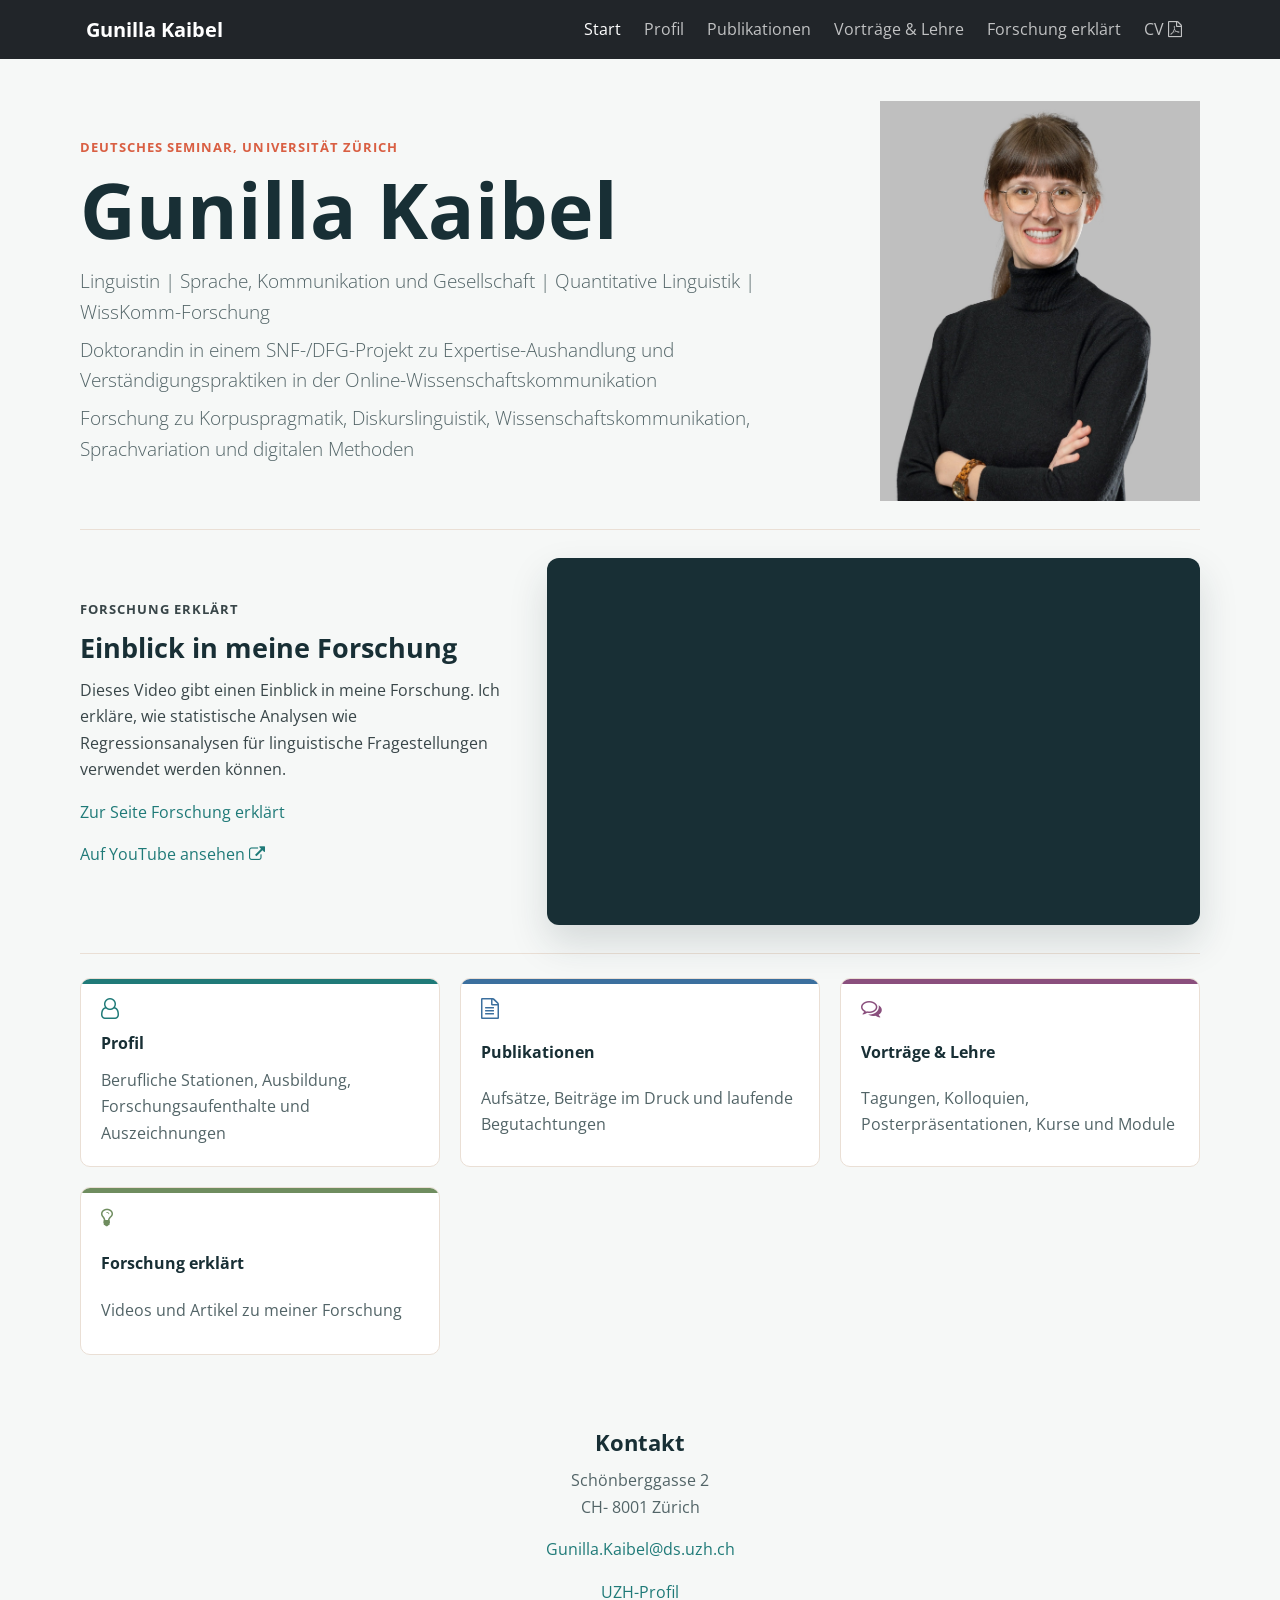
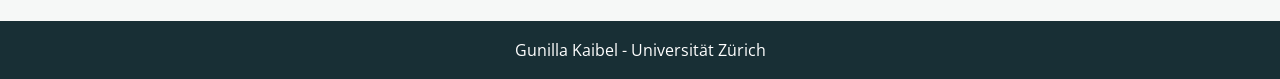
<file: index.html>
<!DOCTYPE html>
<html lang="de">
  <head>
    <meta charset="utf-8">
    <meta name="viewport" content="width=device-width, initial-scale=1, viewport-fit=cover">
    <title>Gunilla Kaibel - Universität Zürich</title>
    <meta name="description" content="Gunilla Kaibel ist Doktorandin am Deutschen Seminar der Universität Zürich.">
    <link rel="canonical" href="https://GunillaKaibel.github.io/">
    <meta property="og:title" content="Gunilla Kaibel">
    <meta property="og:description" content="Doktorandin am Deutschen Seminar der Universität Zürich.">
    <meta property="og:type" content="website">
    <meta property="og:url" content="https://GunillaKaibel.github.io/">
    <meta name="twitter:card" content="summary">
    <meta name="twitter:title" content="Gunilla Kaibel">
    <meta name="twitter:description" content="Doktorandin am Deutschen Seminar der Universität Zürich.">
    <link rel="stylesheet" href="https://stackpath.bootstrapcdn.com/bootstrap/4.3.1/css/bootstrap.min.css">
    <link rel="stylesheet" href="https://cdnjs.cloudflare.com/ajax/libs/font-awesome/4.7.0/css/font-awesome.min.css">
    <link rel="stylesheet" type="text/css" href="//fonts.googleapis.com/css?family=Open+Sans">
    <link href="css/styles_navbar.css" rel="stylesheet">
    <link rel="stylesheet" type="text/css" href="css/custom.css">
  </head>
  <body>
    <nav class="navbar navbar-expand-lg navbar-dark bg-dark fixed-top" id="mainNav">
      <div class="container px-3">
        <a class="navbar-brand" href="index.html">Gunilla Kaibel</a>
        <button class="navbar-toggler" type="button" data-bs-toggle="collapse" data-bs-target="#navbarResponsive" aria-controls="navbarResponsive" aria-expanded="false" aria-label="Navigation umschalten">
          <span class="navbar-toggler-icon"></span>
        </button>
        <div class="collapse navbar-collapse" id="navbarResponsive">
          <ul class="navbar-nav ms-auto">
            <li class="nav-item"><a class="nav-link active" href="index.html">Start</a></li>
            <li class="nav-item"><a class="nav-link" href="profil.html">Profil</a></li>
            <li class="nav-item"><a class="nav-link" href="publikationen.html">Publikationen</a></li>
            <li class="nav-item"><a class="nav-link" href="vortraege.html">Vorträge &amp; Lehre</a></li>
            <li class="nav-item"><a class="nav-link" href="forschung-erklaert.html">Forschung erklärt</a></li>
            <!-- <li class="nav-item"><a class="nav-link" href="kreatives.html">Kreatives</a></li> -->
            <li class="nav-item"><a class="nav-link" href="profil.html#lebenslaeufe">CV <span class="fa fa-file-pdf-o"></span></a></li>
          </ul>
        </div>
      </div>
    </nav>

    <main class="page-shell">
      <section class="hero">
        <div class="hero-copy">
          <p class="eyebrow">Deutsches Seminar, Universität Zürich</p>
          <h1>Gunilla Kaibel</h1>
          <div class="lead lead-stack">
            <p>Linguistin | Sprache, Kommunikation und Gesellschaft | Quantitative Linguistik | WissKomm-Forschung</p>
            <p>Doktorandin in einem SNF-/DFG-Projekt zu Expertise-Aushandlung und Verständigungspraktiken in der Online-Wissenschaftskommunikation</p>
            <p>Forschung zu Korpuspragmatik, Diskurslinguistik, Wissenschaftskommunikation, Sprachvariation und digitalen Methoden</p>
          </div>
          <!-- <div class="hero-actions">
            <a class="button-link" href="profil.html">Profil</a>
            <a class="button-link secondary" href="publikationen.html">Publikationen</a>
          </div> -->
        </div>
        <div class="hero-image-wrap">
          <img src="images/Kaibel_Gunilla_Foto_klein.jpg" alt="Gunilla Kaibel" class="portrait">
        </div>
      </section>


      


      <section class="video-section" aria-labelledby="research-video-title">
        <div class="video-copy">
          <p class="eyebrow">Forschung erklärt</p>
          <h2 id="research-video-title">Einblick in meine Forschung</h2>
          <p>
            Dieses Video gibt einen Einblick in meine Forschung. Ich erkläre, wie statistische Analysen wie Regressionsanalysen für linguistische Fragestellungen verwendet werden können.
          </p>
          <p><a href="forschung-erklaert.html">Zur Seite Forschung erklärt</a></p>
          <p><a href="https://www.youtube.com/watch?v=XIkNyCkh__k" target="_blank">Auf YouTube ansehen <span class="fa fa-external-link"></span></a></p>
        </div>
        <div class="video-frame">
          <iframe src="https://www.youtube-nocookie.com/embed/XIkNyCkh__k" title="Gunilla Kaibel: Forschung erklärt" allow="accelerometer; autoplay; clipboard-write; encrypted-media; gyroscope; picture-in-picture; web-share" allowfullscreen></iframe>
        </div>
      </section>


      <section class="link-grid" aria-label="Unterseiten">
        <a class="feature-card" href="profil.html">
          <span class="fa fa-user-o"></span>
          <strong>Profil</strong>
          <span>Berufliche Stationen, Ausbildung, Forschungsaufenthalte und Auszeichnungen</span>
        </a>
        <a class="feature-card" href="publikationen.html">
          <span class="fa fa-file-text-o"></span>
          <strong>Publikationen</strong>
          <span>Aufsätze, Beiträge im Druck und laufende Begutachtungen</span>
        </a>
        <a class="feature-card" href="vortraege.html">
          <span class="fa fa-comments-o"></span>
          <strong>Vorträge &amp; Lehre</strong>
          <span>Tagungen, Kolloquien, Posterpräsentationen, Kurse und Module</span>
        </a>
        <a class="feature-card" href="forschung-erklaert.html">
          <span class="fa fa-lightbulb-o"></span>
          <strong>Forschung erklärt</strong>
          <span>Videos und Artikel zu meiner Forschung</span>
        </a>
        <!-- <a class="feature-card" href="kreatives.html">
          <span class="fa fa-paint-brush"></span>
          <strong>Kreatives</strong>
          <span>Illustration, (Urban) Sketching und Fotografie</span>
        </a> -->
      </section>
    </main>


      <section class="quick-info" aria-label="Kontakt und Schwerpunkte">
        <div>
          <h2>Kontakt</h2>
          <p>Schönberggasse 2<br>CH- 8001 Zürich</p>
          <p><a href="mailto:Gunilla.Kaibel@ds.uzh.ch">Gunilla.Kaibel@ds.uzh.ch</a></p>
          <p><a href="https://www.ds.uzh.ch/apps/p/kaibel" target="_blank">UZH-Profil</a></p>
        </div>
      </section>

    <footer class="site-footer">
      <div class="container px-4">Gunilla Kaibel - Universität Zürich</div>
    </footer>

    <script src="https://code.jquery.com/jquery-3.3.1.slim.min.js"></script>
    <script src="https://cdnjs.cloudflare.com/ajax/libs/popper.js/1.14.7/umd/popper.min.js"></script>
    <script src="https://stackpath.bootstrapcdn.com/bootstrap/4.3.1/js/bootstrap.min.js"></script>
    <script src="https://cdn.jsdelivr.net/npm/bootstrap@5.1.3/dist/js/bootstrap.bundle.min.js"></script>
    <script src="js/scripts.js"></script>
  </body>
</html>
</file>
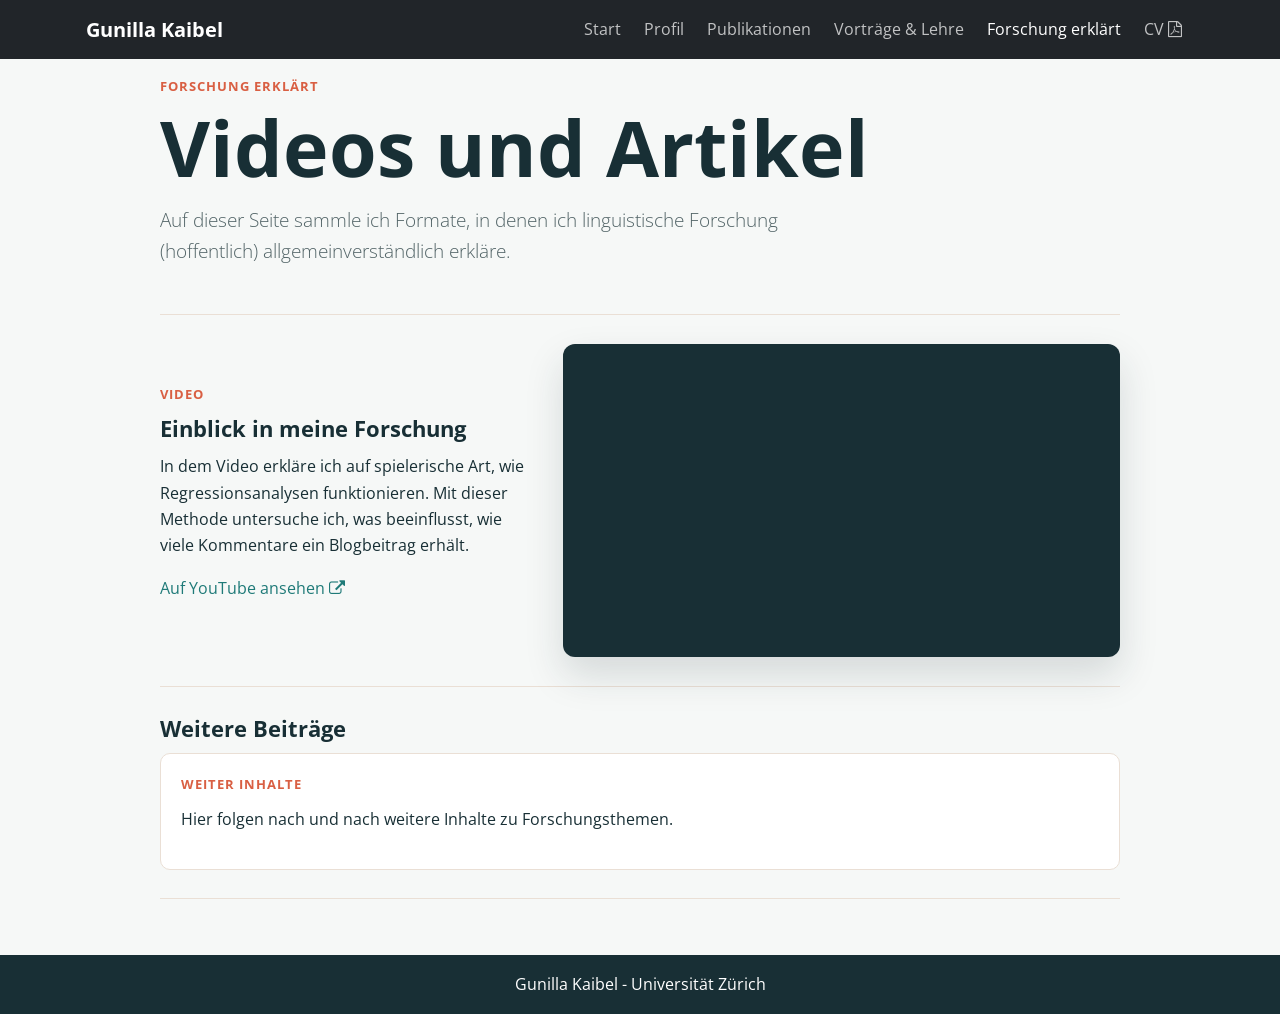
<file: forschung-erklaert.html>
<!DOCTYPE html>
<html lang="de">
  <head>
    <meta charset="utf-8">
    <meta name="viewport" content="width=device-width, initial-scale=1, viewport-fit=cover">
    <title>Forschung erklärt - Gunilla Kaibel</title>
    <meta name="description" content="Videos und Artikel in denen Gunilla Kaibel ihre Forschung erklärt.">
    <link rel="stylesheet" href="https://stackpath.bootstrapcdn.com/bootstrap/4.3.1/css/bootstrap.min.css">
    <link rel="stylesheet" href="https://cdnjs.cloudflare.com/ajax/libs/font-awesome/4.7.0/css/font-awesome.min.css">
    <link rel="stylesheet" type="text/css" href="//fonts.googleapis.com/css?family=Open+Sans">
    <link href="css/styles_navbar.css" rel="stylesheet">
    <link rel="stylesheet" type="text/css" href="css/custom.css">
  </head>
  <body>
    <nav class="navbar navbar-expand-lg navbar-dark bg-dark fixed-top" id="mainNav">
      <div class="container px-3">
        <a class="navbar-brand" href="index.html">Gunilla Kaibel</a>
        <button class="navbar-toggler" type="button" data-bs-toggle="collapse" data-bs-target="#navbarResponsive" aria-controls="navbarResponsive" aria-expanded="false" aria-label="Navigation umschalten"><span class="navbar-toggler-icon"></span></button>
        <div class="collapse navbar-collapse" id="navbarResponsive">
          <ul class="navbar-nav ms-auto">
            <li class="nav-item"><a class="nav-link" href="index.html">Start</a></li>
            <li class="nav-item"><a class="nav-link" href="profil.html">Profil</a></li>
            <li class="nav-item"><a class="nav-link" href="publikationen.html">Publikationen</a></li>
            <li class="nav-item"><a class="nav-link" href="vortraege.html">Vorträge &amp; Lehre</a></li>
            <li class="nav-item"><a class="nav-link active" href="forschung-erklaert.html">Forschung erklärt</a></li>
            <!-- <li class="nav-item"><a class="nav-link" href="kreatives.html">Kreatives</a></li> -->
            <li class="nav-item"><a class="nav-link" href="profil.html#lebenslaeufe">CV <span class="fa fa-file-pdf-o"></span></a></li>
          </ul>
        </div>
      </div>
    </nav>

    <main class="page-shell content-page">
      <header class="page-header">
        <p class="eyebrow">Forschung erklärt</p>
        <h1>Videos und Artikel</h1>
        <p class="lead">Auf dieser Seite sammle ich Formate, in denen ich linguistische Forschung (hoffentlich) allgemeinverständlich erkläre.</p>
      </header>

      <section class="content-section">
        <article class="explainer-feature">
          <div>
            <p class="pub-type">Video</p>
            <h2>Einblick in meine Forschung</h2>
            <p>In dem Video erkläre ich auf spielerische Art, wie Regressionsanalysen funktionieren. Mit dieser Methode untersuche ich, was beeinflusst, wie viele Kommentare ein Blogbeitrag erhält. </p>
            <p><a href="https://www.youtube.com/watch?v=XIkNyCkh__k" target="_blank">Auf YouTube ansehen <span class="fa fa-external-link"></span></a></p>
          </div>
          <div class="video-frame">
            <iframe src="https://www.youtube-nocookie.com/embed/XIkNyCkh__k" title="Gunilla Kaibel: Forschung erklärt" allow="accelerometer; autoplay; clipboard-write; encrypted-media; gyroscope; picture-in-picture; web-share" allowfullscreen></iframe>
          </div>
        </article>
      </section>

      <section class="content-section">
        <h2>Weitere Beiträge</h2>
        <div class="article-list">
          <article>
            <p class="pub-type">Weiter Inhalte</p>
            <!-- <h3>Platz für einen Forschungstext</h3> -->
            <p>Hier folgen nach und nach weitere Inhalte zu Forschungsthemen.</p>
          </article>
          <!-- <article>
            <p class="pub-type">Material</p>
            <h3>Platz für Materialien und Links</h3>
            <p>Hier können künftig Datensets, Präsentationen, Poster oder allgemeinverständliche Erklärungen verlinkt werden.</p>
          </article> -->
        </div>
      </section>
    </main>

    <footer class="site-footer"><div class="container px-4">Gunilla Kaibel - Universität Zürich</div></footer>
    <script src="https://code.jquery.com/jquery-3.3.1.slim.min.js"></script>
    <script src="https://cdnjs.cloudflare.com/ajax/libs/popper.js/1.14.7/umd/popper.min.js"></script>
    <script src="https://stackpath.bootstrapcdn.com/bootstrap/4.3.1/js/bootstrap.min.js"></script>
    <script src="https://cdn.jsdelivr.net/npm/bootstrap@5.1.3/dist/js/bootstrap.bundle.min.js"></script>
    <script src="js/scripts.js"></script>
  </body>
</html>
</file>
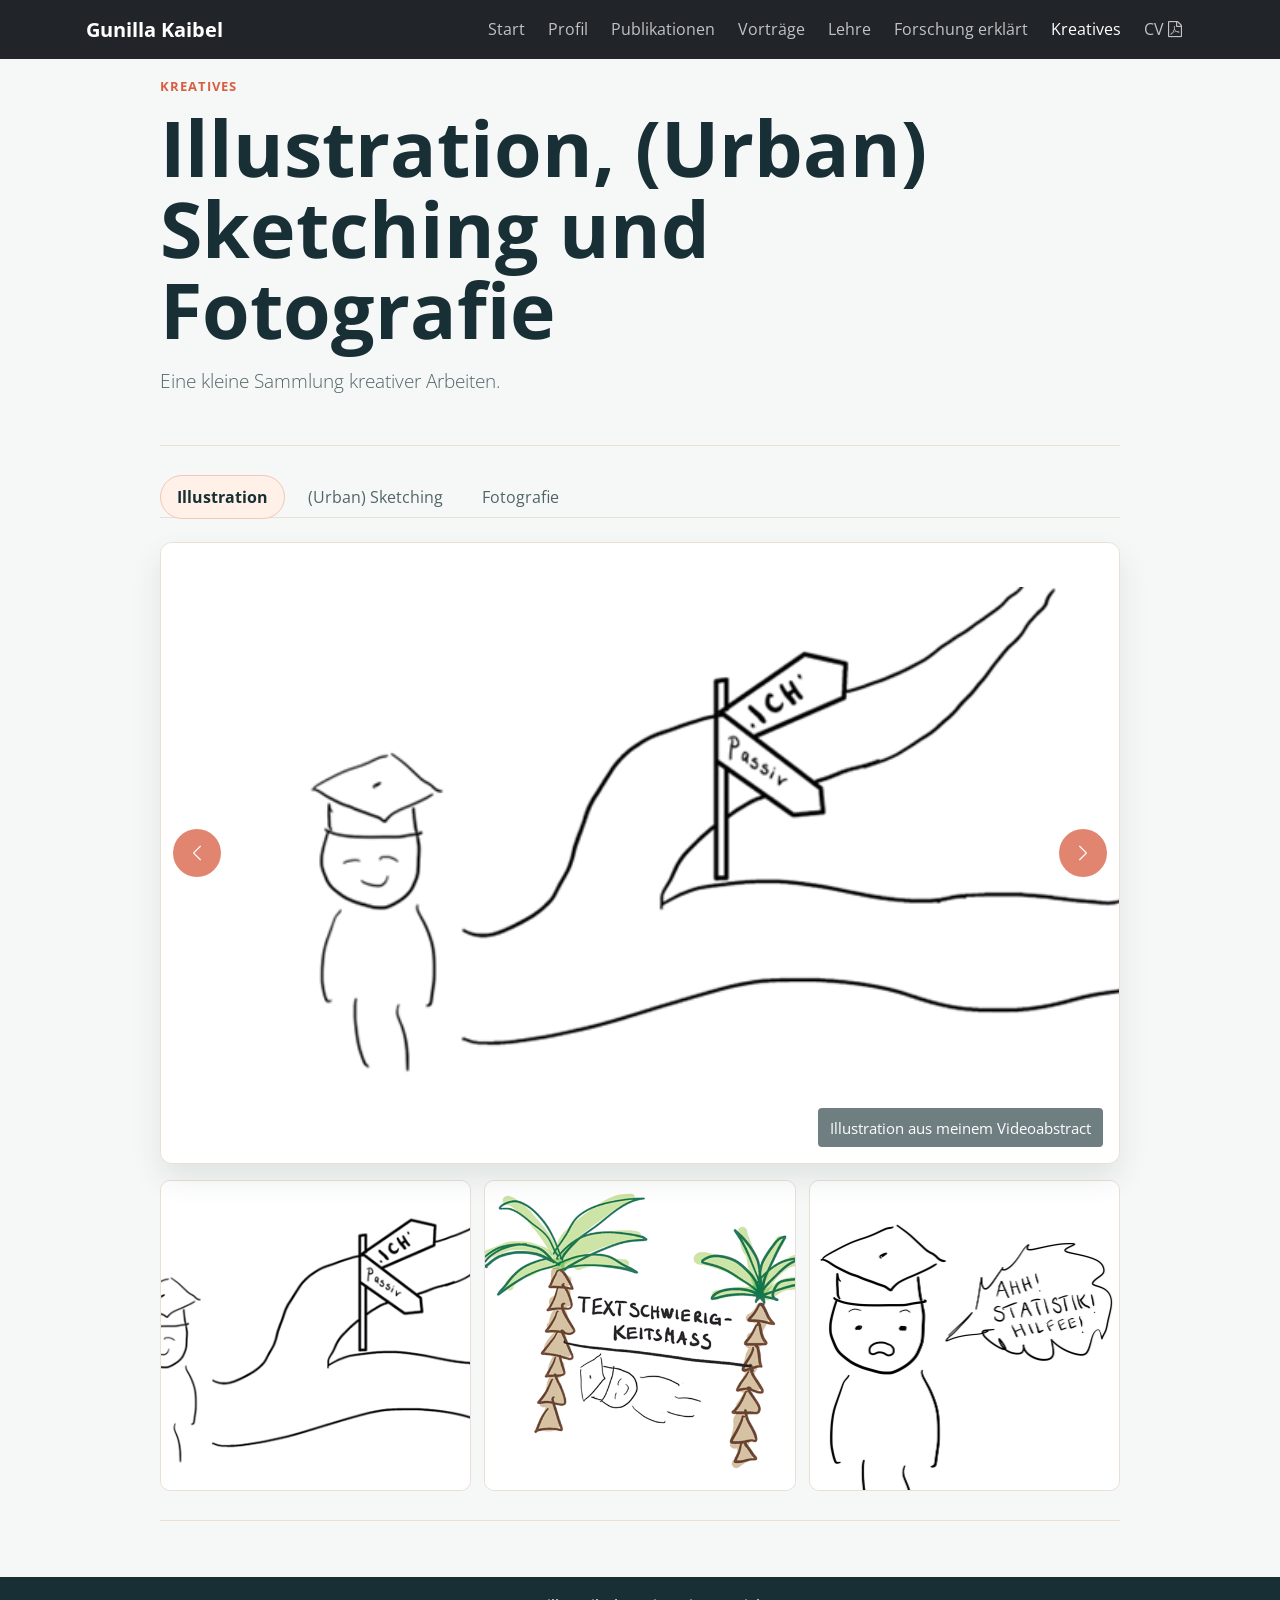
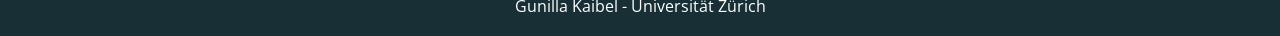
<file: kreatives.html>
<!DOCTYPE html>
<html lang="de">
  <head>
    <meta charset="utf-8">
    <meta name="viewport" content="width=device-width, initial-scale=1, viewport-fit=cover">
    <title>Kreatives - Gunilla Kaibel</title>
    <meta name="description" content="Illustration, Urban Sketching und Fotografie von Gunilla Kaibel.">
    <link rel="stylesheet" href="https://stackpath.bootstrapcdn.com/bootstrap/4.3.1/css/bootstrap.min.css">
    <link rel="stylesheet" href="https://cdnjs.cloudflare.com/ajax/libs/font-awesome/4.7.0/css/font-awesome.min.css">
    <link rel="stylesheet" type="text/css" href="//fonts.googleapis.com/css?family=Open+Sans">
    <link href="css/styles_navbar.css" rel="stylesheet">
    <link rel="stylesheet" type="text/css" href="css/custom.css">
  </head>
  <body>
    <nav class="navbar navbar-expand-lg navbar-dark bg-dark fixed-top" id="mainNav">
      <div class="container px-3">
        <a class="navbar-brand" href="index.html">Gunilla Kaibel</a>
        <button class="navbar-toggler" type="button" data-bs-toggle="collapse" data-bs-target="#navbarResponsive" aria-controls="navbarResponsive" aria-expanded="false" aria-label="Navigation umschalten"><span class="navbar-toggler-icon"></span></button>
        <div class="collapse navbar-collapse" id="navbarResponsive">
          <ul class="navbar-nav ms-auto">
            <li class="nav-item"><a class="nav-link" href="index.html">Start</a></li>
            <li class="nav-item"><a class="nav-link" href="profil.html">Profil</a></li>
            <li class="nav-item"><a class="nav-link" href="publikationen.html">Publikationen</a></li>
            <li class="nav-item"><a class="nav-link" href="vortraege.html">Vorträge</a></li>
            <li class="nav-item"><a class="nav-link" href="lehre.html">Lehre</a></li>
            <li class="nav-item"><a class="nav-link" href="forschung-erklaert.html">Forschung erklärt</a></li>
            <li class="nav-item"><a class="nav-link active" href="kreatives.html">Kreatives</a></li>
            <li class="nav-item"><a class="nav-link" href="profil.html#lebenslaeufe">CV <span class="fa fa-file-pdf-o"></span></a></li>
          </ul>
        </div>
      </div>
    </nav>

    <main class="page-shell content-page creative-page">
      <header class="page-header">
        <p class="eyebrow">Kreatives</p>
        <h1>Illustration, (Urban) Sketching und Fotografie</h1>
        <p class="lead">Eine kleine Sammlung kreativer Arbeiten.</p>
      </header>

      <section class="content-section">
        <ul class="nav nav-tabs creative-tabs" id="creativeTabs" role="tablist">
          <li class="nav-item">
            <a class="nav-link active" id="illustration-tab" data-toggle="tab" href="#illustration" role="tab" aria-controls="illustration" aria-selected="true">Illustration</a>
          </li>
          <li class="nav-item">
            <a class="nav-link" id="sketching-tab" data-toggle="tab" href="#sketching" role="tab" aria-controls="sketching" aria-selected="false">(Urban) Sketching</a>
          </li>
          <!-- <li class="nav-item">
            <a class="nav-link" id="painting-tab" data-toggle="tab" href="#painting" role="tab" aria-controls="painting" aria-selected="false">Malerei</a>
          </li> -->
                    <li class="nav-item">
            <a class="nav-link" id="photography-tab" data-toggle="tab" href="#photography" role="tab" aria-controls="photography" aria-selected="false">Fotografie</a>
          </li>
        </ul>

        <div class="tab-content creative-tab-content" id="creativeTabsContent">
          <div class="tab-pane fade show active" id="illustration" role="tabpanel" aria-labelledby="illustration-tab">
            <div id="illustrationCarousel" class="carousel slide creative-carousel" data-ride="carousel">
              <ol class="carousel-indicators">
                <li data-target="#illustrationCarousel" data-slide-to="0" class="active"></li>
                <li data-target="#illustrationCarousel" data-slide-to="1"></li>
                <li data-target="#illustrationCarousel" data-slide-to="2"></li>
                <li data-target="#illustrationCarousel" data-slide-to="3"></li>
                <li data-target="#illustrationCarousel" data-slide-to="4"></li>
              </ol>
              <div class="carousel-inner">
                <div class="carousel-item active">
                  <img class="gallery-image" src="illustrationen/Bild3.png" alt="Illustration aus meinem Videoabstract">
                  <div class="carousel-caption">Illustration aus meinem Videoabstract</div>
                </div>
                <!-- <div class="carousel-item">
                  <img class="gallery-image" src="illustrationen/Bild3.png" alt="Illustration Bild 3">
                </div> -->
                <div class="carousel-item">
                  <img class="gallery-image" src="illustrationen/Bild4.png" alt="Illustration aus meinem Videoabstract">
                  <div class="carousel-caption">Illustration aus meinem Videoabstract</div>
                </div>
                <div class="carousel-item">
                  <img class="gallery-image" src="illustrationen/signal-2024-06-11-102345_008.jpeg" alt="Illustration aus meinem Videoabstract">
                  <div class="carousel-caption">Illustration aus meinem Videoabstract</div>
                </div>
                <!-- <div class="carousel-item">
                  <img class="gallery-image" src="illustrationen/Video.png" alt="Illustration Video">
                </div> -->
              </div>
              <a class="carousel-control-prev" href="#illustrationCarousel" role="button" data-slide="prev">
                <span class="carousel-control-prev-icon" aria-hidden="true"></span>
                <span class="sr-only">Vorheriges Bild</span>
              </a>
              <a class="carousel-control-next" href="#illustrationCarousel" role="button" data-slide="next">
                <span class="carousel-control-next-icon" aria-hidden="true"></span>
                <span class="sr-only">Nächstes Bild</span>
              </a>
            </div>
            <div class="gallery-grid" aria-label="Illustrationen als Galerie">
              <!-- <a href="illustrationen/Bild2.png" target="_blank"><img src="illustrationen/Bild2.png" alt="Illustration Bild 2"></a> -->
              <a href="illustrationen/Bild3.png" target="_blank"><img src="illustrationen/Bild3.png" alt="Illustration Bild 3"></a>
              <a href="illustrationen/Bild4.png" target="_blank"><img src="illustrationen/Bild4.png" alt="Illustration Bild 4"></a>
              <a href="illustrationen/signal-2024-06-11-102345_008.jpeg" target="_blank"><img src="illustrationen/signal-2024-06-11-102345_008.jpeg" alt="Illustration"></a>
              <!-- <a href="illustrationen/Video.png" target="_blank"><img src="illustrationen/Video.png" alt="Illustration Video"></a> -->
            </div>
          </div>

          <div class="tab-pane fade" id="sketching" role="tabpanel" aria-labelledby="sketching-tab">
            <div id="sketchingCarousel" class="carousel slide creative-carousel" data-ride="carousel">
              <ol class="carousel-indicators">
                <li data-target="#sketchingCarousel" data-slide-to="0" class="active"></li>
                <li data-target="#sketchingCarousel" data-slide-to="1"></li>
                <li data-target="#sketchingCarousel" data-slide-to="2"></li>
                <li data-target="#sketchingCarousel" data-slide-to="3"></li>
              </ol>
              <div class="carousel-inner">
                <div class="carousel-item active">
                  <img class="gallery-image" src="sketches/IMG_0808.jpeg" alt="Sketch von der Hessischen Stipendiat*innenanstalt in Marburg">
                  <div class="carousel-caption">Sketch von der Hessischen Stipendiat*innenanstalt in Marburg</div>
                </div>
                <div class="carousel-item">
                  <img class="gallery-image" src="sketches/IMG_0807.jpeg" alt="Sketch vom Poppelsdorfer Schloss im botanischen Garten in Bonn">
                  <div class="carousel-caption">Sketch vom Poppelsdorfer Schloss im botanischen Garten in Bonn</div>
                </div>
                <div class="carousel-item">
                  <img class="gallery-image" src="sketches/IMG_0806.jpeg" alt="Sketch Kunsthaus Zürich Heiliger Sebastian ">
                  <div class="carousel-caption">Sketch Kunsthaus Zürich Heiliger Sebastian</div>
                </div>
                <div class="carousel-item">
                  <img class="gallery-image" src="sketches/IMG_0809.jpeg" alt="Sketch eines Baumes in Uppsala">
                  <div class="carousel-caption">Sketch eines Baumes in Uppsala</div>
                </div>
              </div>
              <a class="carousel-control-prev" href="#sketchingCarousel" role="button" data-slide="prev">
                <span class="carousel-control-prev-icon" aria-hidden="true"></span>
                <span class="sr-only">Vorheriges Bild</span>
              </a>
              <a class="carousel-control-next" href="#sketchingCarousel" role="button" data-slide="next">
                <span class="carousel-control-next-icon" aria-hidden="true"></span>
                <span class="sr-only">Nächstes Bild</span>
              </a>
            </div>
            <div class="gallery-grid" aria-label="Sketches als Galerie">
              <a href="sketches/IMG_0808.jpeg" target="_blank"><img src="sketches/IMG_0808.jpeg" alt="Sketch Marburg"></a>
              <a href="sketches/IMG_0807.jpeg" target="_blank"><img src="sketches/IMG_0807.jpeg" alt="Sketch Bonn"></a>
              <a href="sketches/IMG_0806.jpeg" target="_blank"><img src="sketches/IMG_0806.jpeg" alt="Sketch Kunsthaus Zürich Hl- Sebastian "></a>
              <a href="sketches/IMG_0809.jpeg" target="_blank"><img src="sketches/IMG_0809.jpeg" alt="Sketch Baum in Uppsala"></a>
            </div>
          </div>

          <!-- <div class="tab-pane fade" id="painting" role="tabpanel" aria-labelledby="painting-tab">
            <div class="gallery-empty">
              <span class="fa fa-paint-brush"></span>
              <h2>Malerei</h2>
              <p>Hier werden nach und nach Malerei-Arbeiten ergänzt.</p>
            </div>
          </div> -->

          <div class="tab-pane fade" id="photography" role="tabpanel" aria-labelledby="photography-tab">
            <div class="gallery-empty">
              <span class="fa fa-camera"></span>
              <h2>Fotografie</h2>
              <p>Hier werden nach und nach Fotografie-Arbeiten ergänzt.</p>
            </div>
          </div>
        </div>
      </section>
    </main>

    <footer class="site-footer"><div class="container px-4">Gunilla Kaibel - Universität Zürich</div></footer>
    <script src="https://code.jquery.com/jquery-3.3.1.slim.min.js"></script>
    <script src="https://cdnjs.cloudflare.com/ajax/libs/popper.js/1.14.7/umd/popper.min.js"></script>
    <script src="https://stackpath.bootstrapcdn.com/bootstrap/4.3.1/js/bootstrap.min.js"></script>
    <script src="https://cdn.jsdelivr.net/npm/bootstrap@5.1.3/dist/js/bootstrap.bundle.min.js"></script>
    <script src="js/scripts.js"></script>
  </body>
</html>
</file>
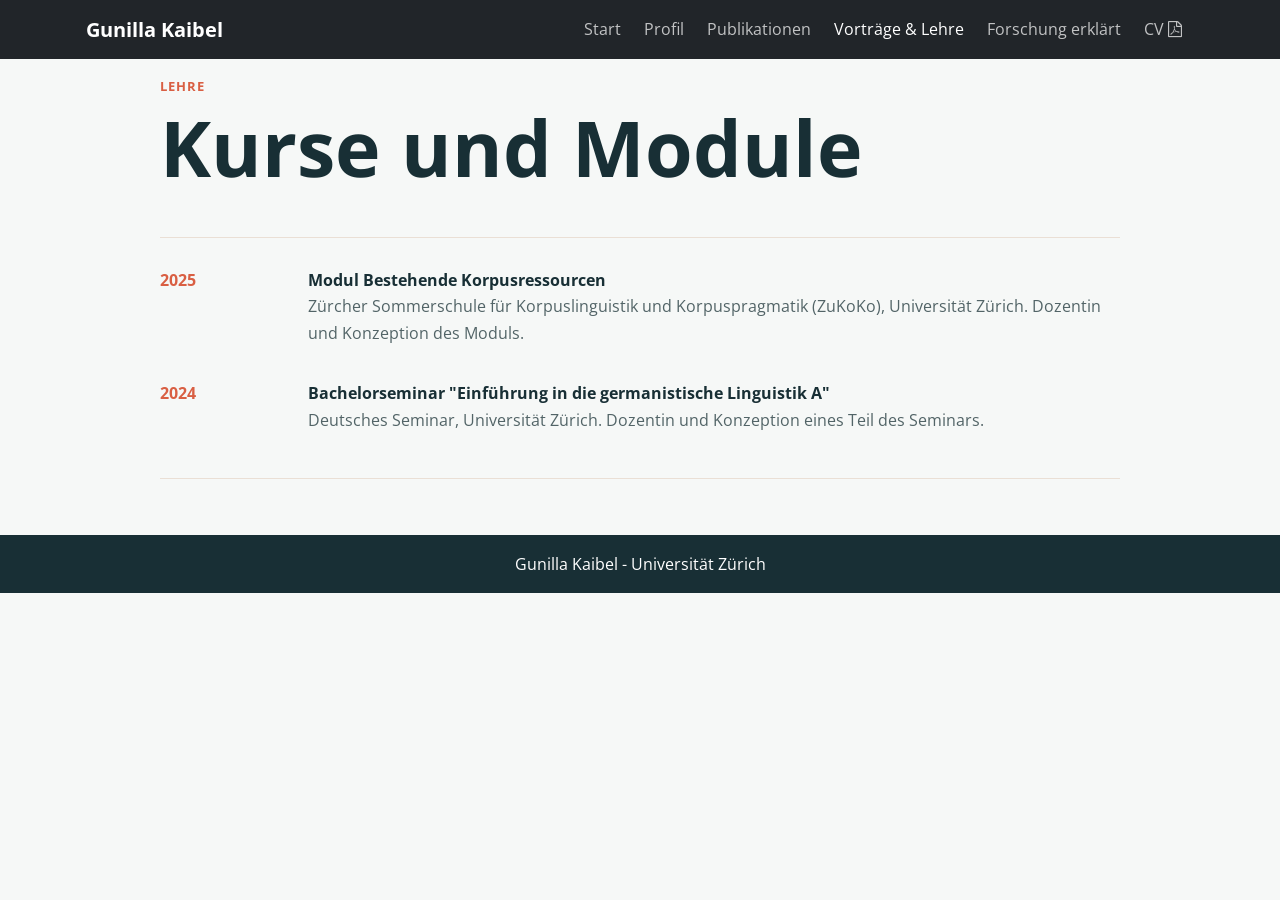
<file: lehre.html>
<!DOCTYPE html>
<html lang="de">
  <head>
    <meta charset="utf-8">
    <meta name="viewport" content="width=device-width, initial-scale=1, viewport-fit=cover">
    <title>Lehre - Gunilla Kaibel</title>
    <meta name="description" content="Lehre von Gunilla Kaibel.">
    <link rel="stylesheet" href="https://stackpath.bootstrapcdn.com/bootstrap/4.3.1/css/bootstrap.min.css">
    <link rel="stylesheet" href="https://cdnjs.cloudflare.com/ajax/libs/font-awesome/4.7.0/css/font-awesome.min.css">
    <link rel="stylesheet" type="text/css" href="//fonts.googleapis.com/css?family=Open+Sans">
    <link href="css/styles_navbar.css" rel="stylesheet">
    <link rel="stylesheet" type="text/css" href="css/custom.css">
  </head>
  <body>
    <nav class="navbar navbar-expand-lg navbar-dark bg-dark fixed-top" id="mainNav">
      <div class="container px-3">
        <a class="navbar-brand" href="index.html">Gunilla Kaibel</a>
        <button class="navbar-toggler" type="button" data-bs-toggle="collapse" data-bs-target="#navbarResponsive" aria-controls="navbarResponsive" aria-expanded="false" aria-label="Navigation umschalten"><span class="navbar-toggler-icon"></span></button>
        <div class="collapse navbar-collapse" id="navbarResponsive">
          <ul class="navbar-nav ms-auto">
            <li class="nav-item"><a class="nav-link" href="index.html">Start</a></li>
            <li class="nav-item"><a class="nav-link" href="profil.html">Profil</a></li>
            <li class="nav-item"><a class="nav-link" href="publikationen.html">Publikationen</a></li>
            <li class="nav-item"><a class="nav-link active" href="vortraege.html">Vorträge &amp; Lehre</a></li>
            <li class="nav-item"><a class="nav-link" href="forschung-erklaert.html">Forschung erklärt</a></li>
            <!-- <li class="nav-item"><a class="nav-link" href="kreatives.html">Kreatives</a></li> -->
            <li class="nav-item"><a class="nav-link" href="profil.html#lebenslaeufe">CV <span class="fa fa-file-pdf-o"></span></a></li>
          </ul>
        </div>
      </div>
    </nav>

    <main class="page-shell content-page">
      <header class="page-header">
        <p class="eyebrow">Lehre</p>
        <h1>Kurse und Module</h1>
      </header>

      <section class="content-section">
        <div class="timeline">
          <article>
            <time>2025</time>
            <div>
              <strong>Modul Bestehende Korpusressourcen</strong>
              <p>Zürcher Sommerschule für Korpuslinguistik und Korpuspragmatik (ZuKoKo), Universität Zürich. Dozentin und Konzeption des Moduls.</p>
            </div>
          </article>
          <article>
            <time>2024</time>
            <div>
              <strong>Bachelorseminar "Einführung in die germanistische Linguistik A"</strong>
              <p>Deutsches Seminar, Universität Zürich. Dozentin und Konzeption eines Teil des Seminars.</p>
            </div>
          </article>
        </div>
      </section>
    </main>

    <footer class="site-footer"><div class="container px-4">Gunilla Kaibel - Universität Zürich</div></footer>
    <script src="https://code.jquery.com/jquery-3.3.1.slim.min.js"></script>
    <script src="https://cdnjs.cloudflare.com/ajax/libs/popper.js/1.14.7/umd/popper.min.js"></script>
    <script src="https://stackpath.bootstrapcdn.com/bootstrap/4.3.1/js/bootstrap.min.js"></script>
    <script src="https://cdn.jsdelivr.net/npm/bootstrap@5.1.3/dist/js/bootstrap.bundle.min.js"></script>
    <script src="js/scripts.js"></script>
  </body>
</html>
</file>
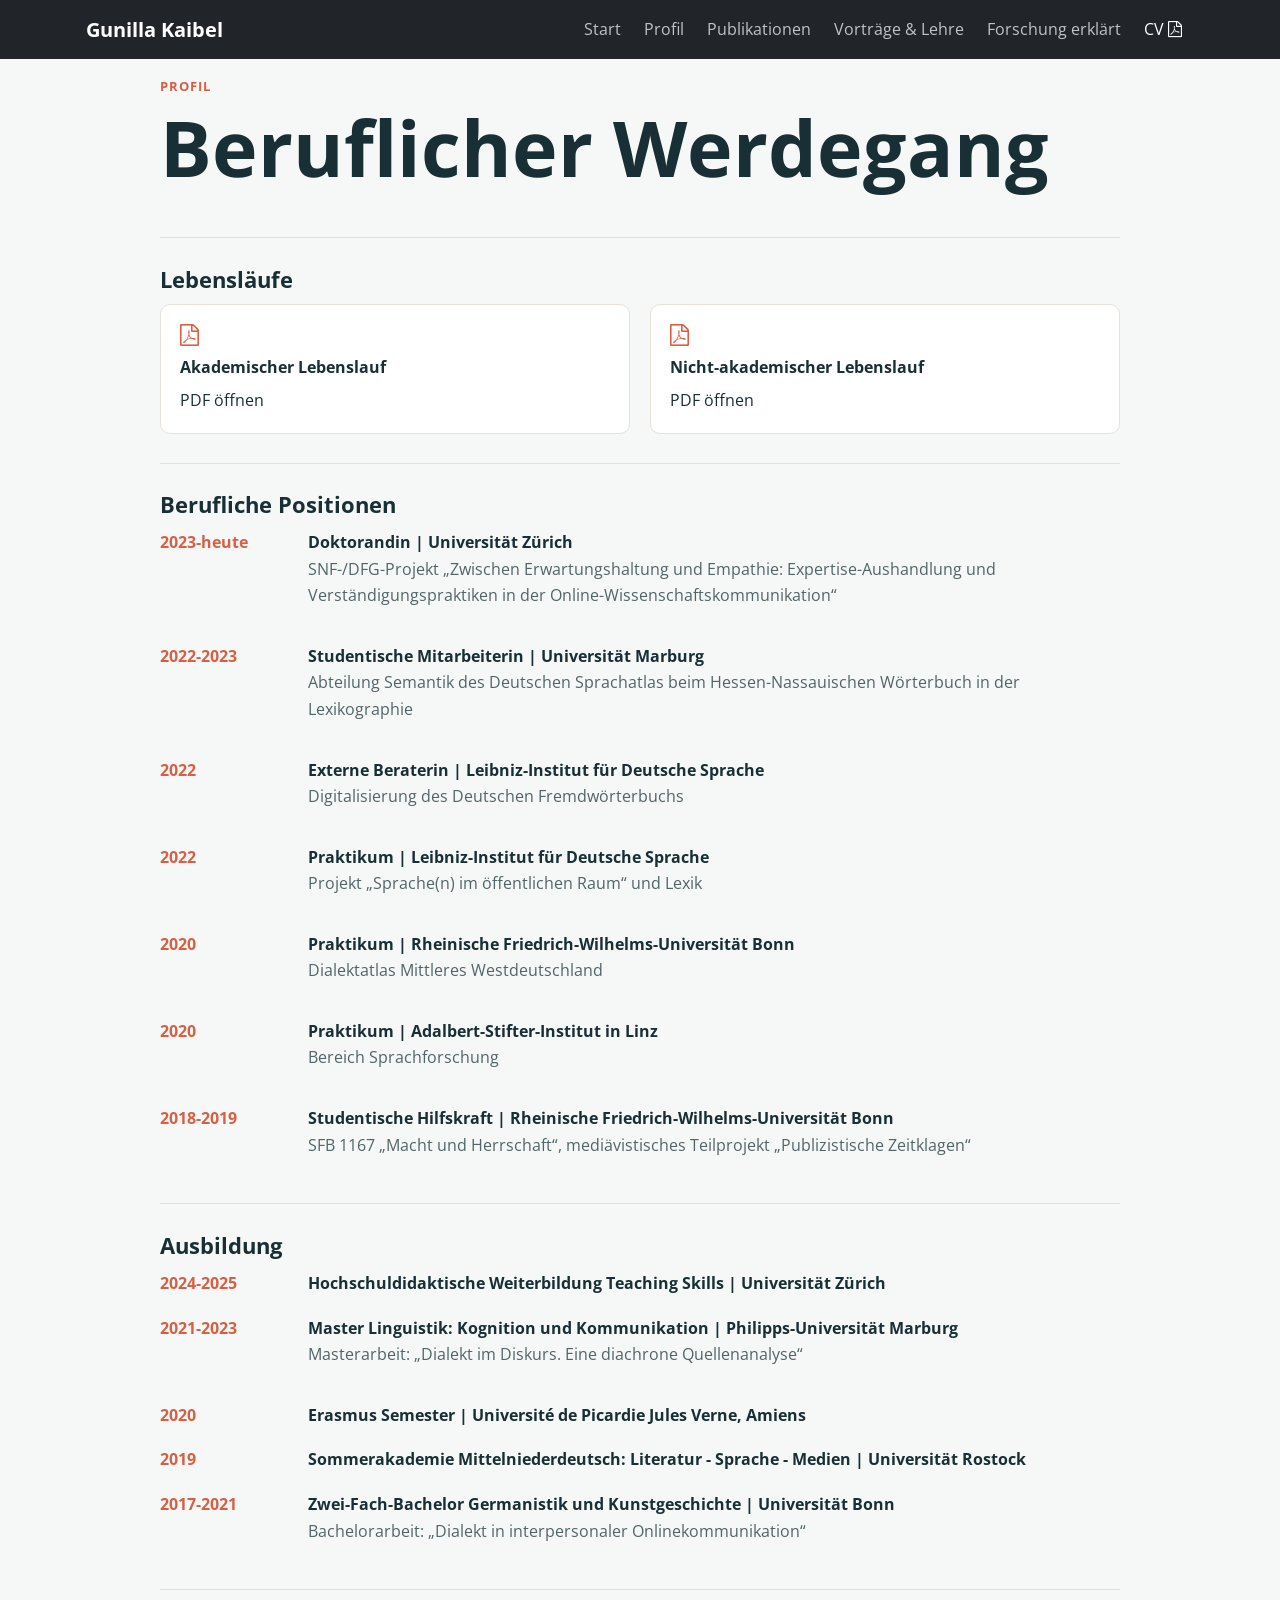
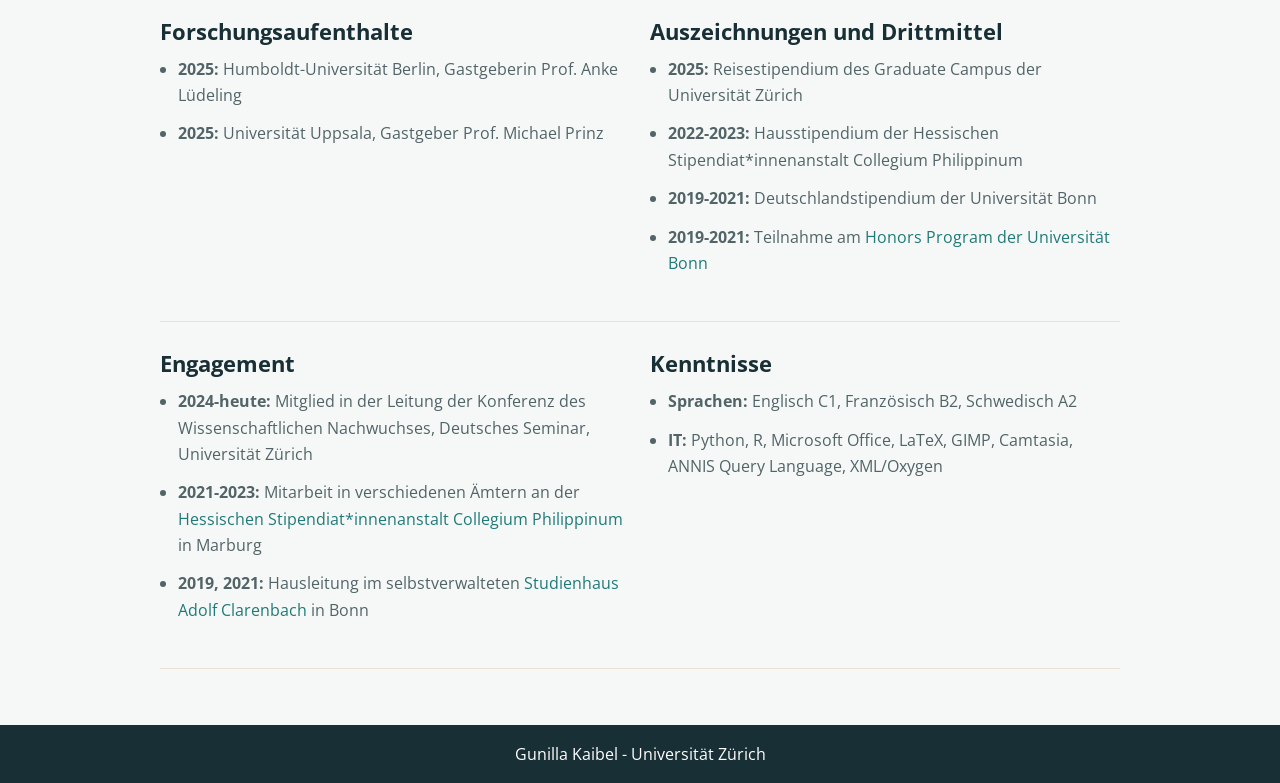
<file: profil.html>
<!DOCTYPE html>
<html lang="de">
  <head>
    <meta charset="utf-8">
    <meta name="viewport" content="width=device-width, initial-scale=1, viewport-fit=cover">
    <title>Profil - Gunilla Kaibel</title>
    <meta name="description" content="Profil, berufliche Positionen und Ausbildung von Gunilla Kaibel.">
    <link rel="stylesheet" href="https://stackpath.bootstrapcdn.com/bootstrap/4.3.1/css/bootstrap.min.css">
    <link rel="stylesheet" href="https://cdnjs.cloudflare.com/ajax/libs/font-awesome/4.7.0/css/font-awesome.min.css">
    <link rel="stylesheet" type="text/css" href="//fonts.googleapis.com/css?family=Open+Sans">
    <link href="css/styles_navbar.css" rel="stylesheet">
    <link rel="stylesheet" type="text/css" href="css/custom.css">
  </head>
  <body>
    <nav class="navbar navbar-expand-lg navbar-dark bg-dark fixed-top" id="mainNav">
      <div class="container px-3">
        <a class="navbar-brand" href="index.html">Gunilla Kaibel</a>
        <button class="navbar-toggler" type="button" data-bs-toggle="collapse" data-bs-target="#navbarResponsive" aria-controls="navbarResponsive" aria-expanded="false" aria-label="Navigation umschalten"><span class="navbar-toggler-icon"></span></button>
        <div class="collapse navbar-collapse" id="navbarResponsive">
          <ul class="navbar-nav ms-auto">
            <li class="nav-item"><a class="nav-link" href="index.html">Start</a></li>
            <li class="nav-item"><a class="nav-link active" href="profil.html">Profil</a></li>
            <li class="nav-item"><a class="nav-link" href="publikationen.html">Publikationen</a></li>
            <li class="nav-item"><a class="nav-link" href="vortraege.html">Vorträge &amp; Lehre</a></li>
            <li class="nav-item"><a class="nav-link" href="forschung-erklaert.html">Forschung erklärt</a></li>
            <!-- <li class="nav-item"><a class="nav-link" href="kreatives.html">Kreatives</a></li> -->
            <li class="nav-item"><a class="nav-link" href="#lebenslaeufe">CV <span class="fa fa-file-pdf-o"></span></a></li>
          </ul>
        </div>
      </div>
    </nav>

    <main class="page-shell content-page">
      <header class="page-header">
        <p class="eyebrow">Profil</p>
        <h1>Beruflicher Werdegang</h1>
      </header>

      <section class="content-section" id="lebenslaeufe">
        <h2>Lebensläufe</h2>
        <div class="download-grid">
          <a class="download-card" href="cv/Kaibel_Gunilla_Akademischer_CV.pdf" target="_blank">
            <span class="fa fa-file-pdf-o"></span>
            <strong>Akademischer Lebenslauf</strong>
            <span>PDF öffnen</span>
          </a>
          <a class="download-card" href="cv/Kaibel_Gunilla_Nichtakademischer_CV.pdf" target="_blank">
            <span class="fa fa-file-pdf-o"></span>
            <strong>Nicht-akademischer Lebenslauf</strong>
            <span>PDF öffnen</span>
          </a>
        </div>
      </section>

      <section class="content-section">
        <h2>Berufliche Positionen</h2>
        <div class="timeline">
          <article><time>2023-heute</time><div><strong>Doktorandin | Universität Zürich</strong><p>SNF-/DFG-Projekt „Zwischen Erwartungshaltung und Empathie: Expertise-Aushandlung und Verständigungspraktiken in der Online-Wissenschaftskommunikation“</p></div></article>
          <article><time>2022-2023</time><div><strong>Studentische Mitarbeiterin | Universität Marburg</strong><p>Abteilung Semantik des Deutschen Sprachatlas beim Hessen-Nassauischen Wörterbuch in der Lexikographie</p></div></article>
          <article><time>2022</time><div><strong>Externe Beraterin | Leibniz-Institut für Deutsche Sprache</strong><p>Digitalisierung des Deutschen Fremdwörterbuchs</p></div></article>
          <article><time>2022</time><div><strong>Praktikum | Leibniz-Institut für Deutsche Sprache</strong><p>Projekt „Sprache(n) im öffentlichen Raum“ und Lexik</p></div></article>
          <article><time>2020</time><div><strong>Praktikum | Rheinische Friedrich-Wilhelms-Universität Bonn</strong><p>Dialektatlas Mittleres Westdeutschland</p></div></article>
          <article><time>2020</time><div><strong>Praktikum | Adalbert-Stifter-Institut in Linz</strong><p>Bereich Sprachforschung</p></div></article>
          <article><time>2018-2019</time><div><strong>Studentische Hilfskraft | Rheinische Friedrich-Wilhelms-Universität Bonn</strong><p>SFB 1167 „Macht und Herrschaft“, mediävistisches Teilprojekt „Publizistische Zeitklagen“</p></div></article>
        </div>
      </section>

      <section class="content-section">
        <h2>Ausbildung</h2>
        <div class="timeline">
          <article><time>2024-2025</time><div><strong>Hochschuldidaktische Weiterbildung Teaching Skills | Universität Zürich</strong></div></article>
          <article><time>2021-2023</time><div><strong>Master Linguistik: Kognition und Kommunikation | Philipps-Universität Marburg</strong><p>Masterarbeit: „Dialekt im Diskurs. Eine diachrone Quellenanalyse“</p></div></article>
          <article><time>2020</time><div><strong>Erasmus Semester | Université de Picardie Jules Verne, Amiens</strong></div></article>
          <article><time>2019</time><div><strong>Sommerakademie Mittelniederdeutsch: Literatur - Sprache - Medien | Universität Rostock</strong></div></article>
          <article><time>2017-2021</time><div><strong>Zwei-Fach-Bachelor Germanistik und Kunstgeschichte | Universität Bonn</strong><p>Bachelorarbeit: „Dialekt in interpersonaler Onlinekommunikation“</p></div></article>
        </div>
      </section>

      <section class="content-section two-column">
        <div>
          <h2>Forschungsaufenthalte</h2>
          <ul class="clean-list">
            <li><strong>2025:</strong> Humboldt-Universität Berlin, Gastgeberin Prof. Anke Lüdeling</li>
            <li><strong>2025:</strong> Universität Uppsala, Gastgeber Prof. Michael Prinz</li>
          </ul>
        </div>
        <div>
          <h2>Auszeichnungen und Drittmittel</h2>
          <ul class="clean-list">
            <li><strong>2025:</strong> Reisestipendium des Graduate Campus der Universität Zürich</li>
            <li><strong>2022-2023:</strong> Hausstipendium der Hessischen Stipendiat*innenanstalt Collegium Philippinum</li>
            <li><strong>2019-2021:</strong> Deutschlandstipendium der Universität Bonn</li>
            <li><strong>2019-2021:</strong> Teilnahme am <a href="https://www.uni-bonn.de/de/studium/studienangebot/spezielle-studienangebote/honors-program" target="_blank">Honors Program der Universität Bonn</a></li>
          </ul>
        </div>
      </section>

      <section class="content-section two-column">
        <div>
          <h2>Engagement</h2>
          <ul class="clean-list">
            <li><strong>2024-heute:</strong> Mitglied in der Leitung der Konferenz des Wissenschaftlichen Nachwuchses, Deutsches Seminar, Universität Zürich</li>
            <li><strong>2021-2023:</strong> Mitarbeit in verschiedenen Ämtern an der <a href="https://www.uni-marburg.de/de/stipe" target="_blank">Hessischen Stipendiat*innenanstalt Collegium Philippinum</a> in Marburg</li>
            <li><strong>2019, 2021:</strong> Hausleitung im selbstverwalteten <a href="https://goebenstift.de/" target="_blank"> Studienhaus Adolf Clarenbach</a> in Bonn</li>
          </ul>
        </div>
        <div>
          <h2>Kenntnisse</h2>
          <ul class="clean-list">
            <li><strong>Sprachen:</strong> Englisch C1, Französisch B2, Schwedisch A2</li>
            <li><strong>IT:</strong> Python, R, Microsoft Office, LaTeX, GIMP, Camtasia, ANNIS Query Language, XML/Oxygen</li>
          </ul>
        </div>
      </section>
    </main>

    <footer class="site-footer"><div class="container px-4">Gunilla Kaibel - Universität Zürich</div></footer>
    <script src="https://code.jquery.com/jquery-3.3.1.slim.min.js"></script>
    <script src="https://cdnjs.cloudflare.com/ajax/libs/popper.js/1.14.7/umd/popper.min.js"></script>
    <script src="https://stackpath.bootstrapcdn.com/bootstrap/4.3.1/js/bootstrap.min.js"></script>
    <script src="https://cdn.jsdelivr.net/npm/bootstrap@5.1.3/dist/js/bootstrap.bundle.min.js"></script>
    <script src="js/scripts.js"></script>
  </body>
</html>
</file>
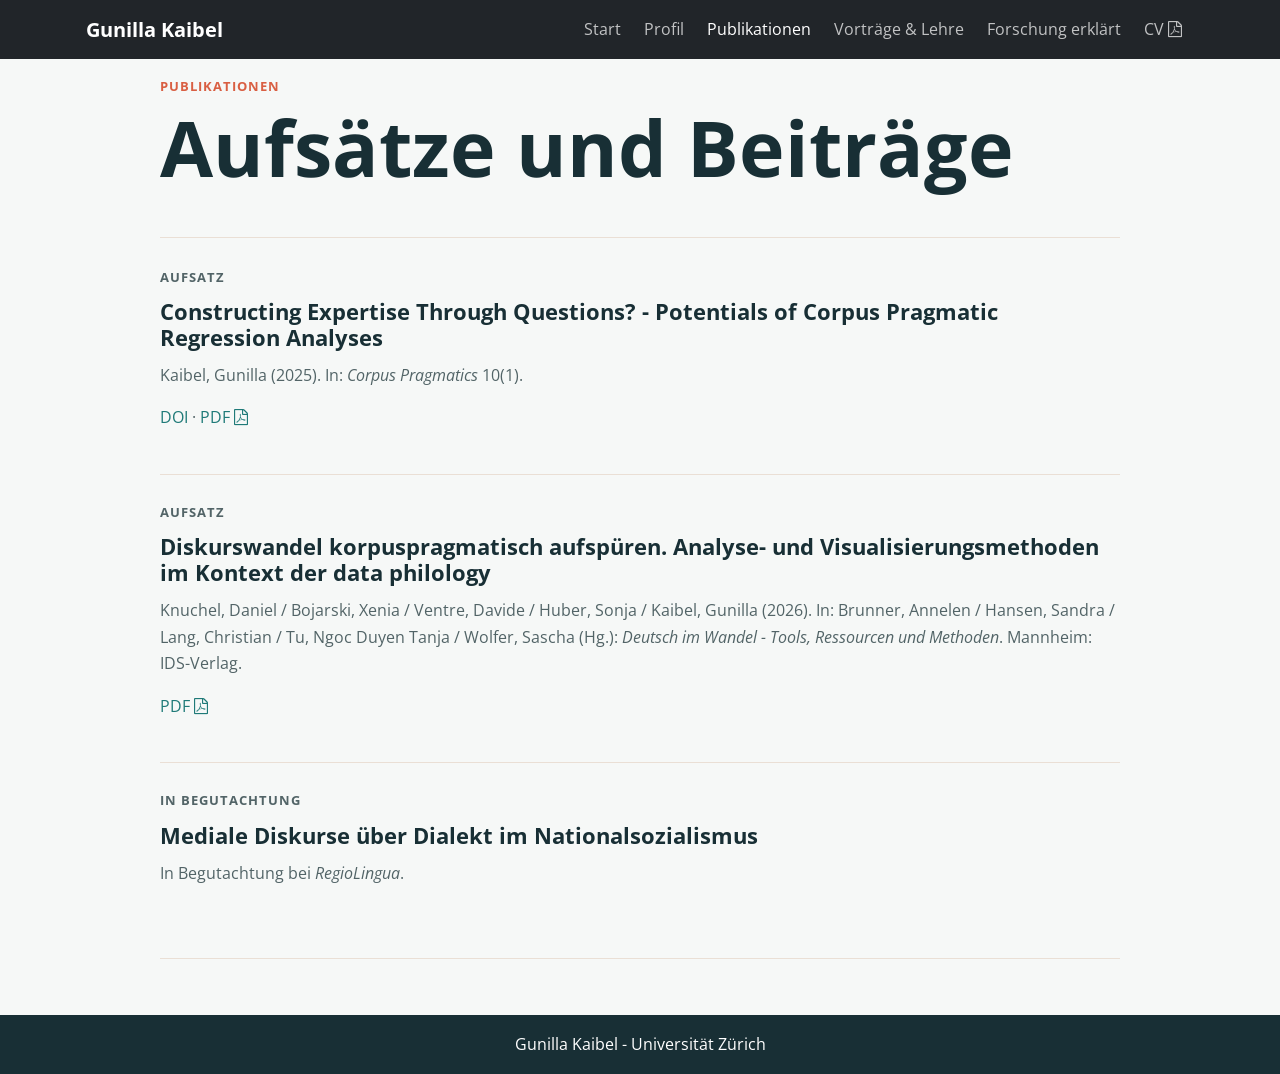
<file: publikationen.html>
<!DOCTYPE html>
<html lang="de">
  <head>
    <meta charset="utf-8">
    <meta name="viewport" content="width=device-width, initial-scale=1, viewport-fit=cover">
    <title>Publikationen - Gunilla Kaibel</title>
    <meta name="description" content="Publikationen von Gunilla Kaibel.">
    <link rel="stylesheet" href="https://stackpath.bootstrapcdn.com/bootstrap/4.3.1/css/bootstrap.min.css">
    <link rel="stylesheet" href="https://cdnjs.cloudflare.com/ajax/libs/font-awesome/4.7.0/css/font-awesome.min.css">
    <link rel="stylesheet" type="text/css" href="//fonts.googleapis.com/css?family=Open+Sans">
    <link href="css/styles_navbar.css" rel="stylesheet">
    <link rel="stylesheet" type="text/css" href="css/custom.css">
  </head>
  <body>
    <nav class="navbar navbar-expand-lg navbar-dark bg-dark fixed-top" id="mainNav">
      <div class="container px-3">
        <a class="navbar-brand" href="index.html">Gunilla Kaibel</a>
        <button class="navbar-toggler" type="button" data-bs-toggle="collapse" data-bs-target="#navbarResponsive" aria-controls="navbarResponsive" aria-expanded="false" aria-label="Navigation umschalten"><span class="navbar-toggler-icon"></span></button>
        <div class="collapse navbar-collapse" id="navbarResponsive">
          <ul class="navbar-nav ms-auto">
            <li class="nav-item"><a class="nav-link" href="index.html">Start</a></li>
            <li class="nav-item"><a class="nav-link" href="profil.html">Profil</a></li>
            <li class="nav-item"><a class="nav-link active" href="publikationen.html">Publikationen</a></li>
            <li class="nav-item"><a class="nav-link" href="vortraege.html">Vorträge &amp; Lehre</a></li>
            <li class="nav-item"><a class="nav-link" href="forschung-erklaert.html">Forschung erklärt</a></li>
            <!-- <li class="nav-item"><a class="nav-link" href="kreatives.html">Kreatives</a></li> -->
            <li class="nav-item"><a class="nav-link" href="profil.html#lebenslaeufe">CV <span class="fa fa-file-pdf-o"></span></a></li>
          </ul>
        </div>
      </div>
    </nav>

    <main class="page-shell content-page">
      <header class="page-header">
        <p class="eyebrow">Publikationen</p>
        <h1>Aufsätze und Beiträge</h1>
      </header>

      <section class="content-section">
        <article class="publication">
          <p class="pub-type">Aufsatz</p>
          <h2>Constructing Expertise Through Questions? - Potentials of Corpus Pragmatic Regression Analyses</h2>
          <p>Kaibel, Gunilla (2025). In: <em>Corpus Pragmatics</em> 10(1).</p>
          <p><a href="https://doi.org/10.1007/s41701-025-00206-4" target="_blank">DOI</a> · <a href="papers/Kaibel-2025-Corpus_Pragmatics.pdf" target="_blank">PDF <span class="fa fa-file-pdf-o"></span></a></p>
        </article>

        <article class="publication">
          <p class="pub-type">Aufsatz</p>
          <h2>Diskurswandel korpuspragmatisch aufspüren. Analyse- und Visualisierungsmethoden im Kontext der data philology</h2>
          <p>Knuchel, Daniel / Bojarski, Xenia / Ventre, Davide / Huber, Sonja / Kaibel, Gunilla (2026). In: Brunner, Annelen / Hansen, Sandra / Lang, Christian / Tu, Ngoc Duyen Tanja / Wolfer, Sascha (Hg.): <em>Deutsch im Wandel - Tools, Ressourcen und Methoden</em>. Mannheim: IDS-Verlag.</p>
          <p><a href="papers/Knuchel_et_al_2025_Diskurswandel_korpuspragmatisch.pdf" target="_blank">PDF <span class="fa fa-file-pdf-o"></span></a></p>
        </article>

        <article class="publication">
          <p class="pub-type">In Begutachtung</p>
          <h2>Mediale Diskurse über Dialekt im Nationalsozialismus</h2>
          <p>In Begutachtung bei <em>RegioLingua</em>.</p>
        </article>
      </section>
    </main>

    <footer class="site-footer"><div class="container px-4">Gunilla Kaibel - Universität Zürich</div></footer>
    <script src="https://code.jquery.com/jquery-3.3.1.slim.min.js"></script>
    <script src="https://cdnjs.cloudflare.com/ajax/libs/popper.js/1.14.7/umd/popper.min.js"></script>
    <script src="https://stackpath.bootstrapcdn.com/bootstrap/4.3.1/js/bootstrap.min.js"></script>
    <script src="https://cdn.jsdelivr.net/npm/bootstrap@5.1.3/dist/js/bootstrap.bundle.min.js"></script>
    <script src="js/scripts.js"></script>
  </body>
</html>
</file>
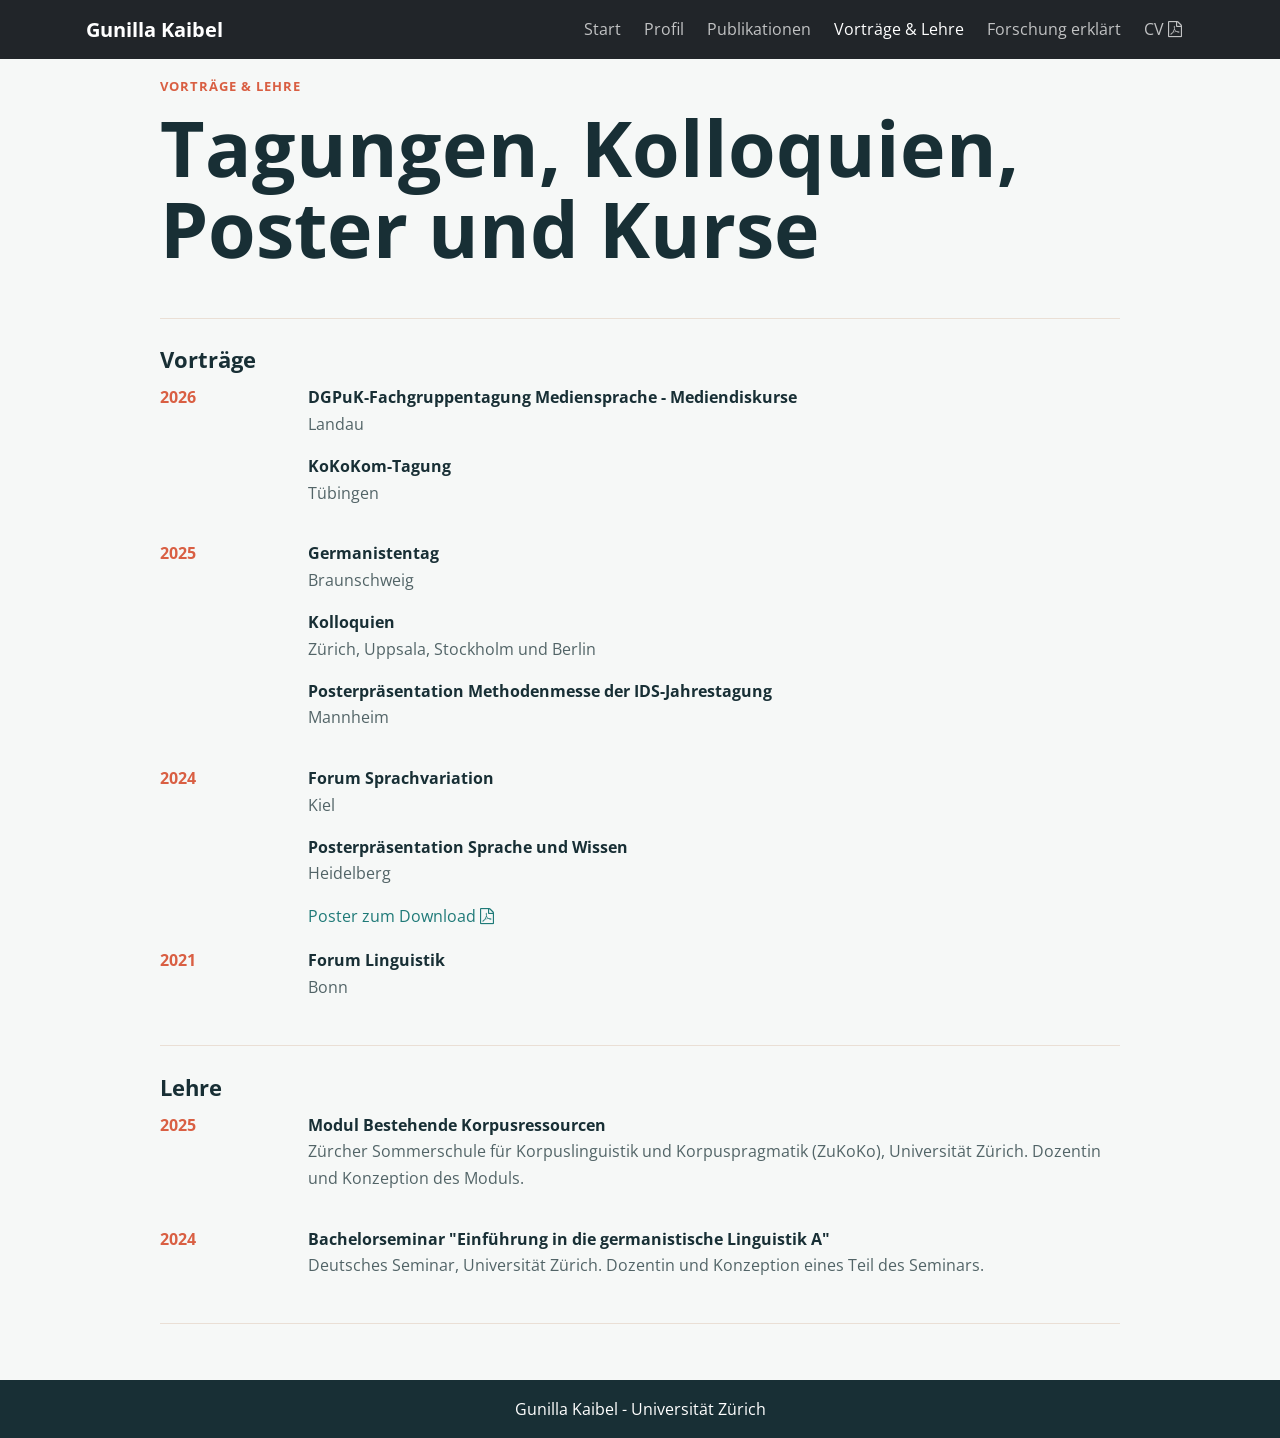
<file: vortraege.html>
<!DOCTYPE html>
<html lang="de">
  <head>
    <meta charset="utf-8">
    <meta name="viewport" content="width=device-width, initial-scale=1, viewport-fit=cover">
    <title>Vorträge &amp; Lehre - Gunilla Kaibel</title>
    <meta name="description" content="Vorträge, Posterpräsentationen und Lehre von Gunilla Kaibel.">
    <link rel="stylesheet" href="https://stackpath.bootstrapcdn.com/bootstrap/4.3.1/css/bootstrap.min.css">
    <link rel="stylesheet" href="https://cdnjs.cloudflare.com/ajax/libs/font-awesome/4.7.0/css/font-awesome.min.css">
    <link rel="stylesheet" type="text/css" href="//fonts.googleapis.com/css?family=Open+Sans">
    <link href="css/styles_navbar.css" rel="stylesheet">
    <link rel="stylesheet" type="text/css" href="css/custom.css">
  </head>
  <body>
    <nav class="navbar navbar-expand-lg navbar-dark bg-dark fixed-top" id="mainNav">
      <div class="container px-3">
        <a class="navbar-brand" href="index.html">Gunilla Kaibel</a>
        <button class="navbar-toggler" type="button" data-bs-toggle="collapse" data-bs-target="#navbarResponsive" aria-controls="navbarResponsive" aria-expanded="false" aria-label="Navigation umschalten"><span class="navbar-toggler-icon"></span></button>
        <div class="collapse navbar-collapse" id="navbarResponsive">
          <ul class="navbar-nav ms-auto">
            <li class="nav-item"><a class="nav-link" href="index.html">Start</a></li>
            <li class="nav-item"><a class="nav-link" href="profil.html">Profil</a></li>
            <li class="nav-item"><a class="nav-link" href="publikationen.html">Publikationen</a></li>
            <li class="nav-item"><a class="nav-link active" href="vortraege.html">Vorträge &amp; Lehre</a></li>
            <li class="nav-item"><a class="nav-link" href="forschung-erklaert.html">Forschung erklärt</a></li>
            <!-- <li class="nav-item"><a class="nav-link" href="kreatives.html">Kreatives</a></li> -->
            <li class="nav-item"><a class="nav-link" href="profil.html#lebenslaeufe">CV <span class="fa fa-file-pdf-o"></span></a></li>
          </ul>
        </div>
      </div>
    </nav>

    <main class="page-shell content-page">
      <header class="page-header">
        <p class="eyebrow">Vorträge &amp; Lehre</p>
        <h1>Tagungen, Kolloquien, Poster und Kurse</h1>
      </header>

      <section class="content-section">
        <h2>Vorträge</h2>
        <div class="timeline">
          <article><time>2026</time><div><strong>DGPuK-Fachgruppentagung Mediensprache - Mediendiskurse</strong><p>Landau</p><strong>KoKoKom-Tagung</strong><p>Tübingen</p></div></article>
          <article><time>2025</time><div><strong>Germanistentag</strong><p>Braunschweig</p><strong>Kolloquien</strong><p>Zürich, Uppsala, Stockholm und Berlin</p><strong>Posterpräsentation Methodenmesse der IDS-Jahrestagung</strong><p>Mannheim</p></div></article>
          <article><time>2024</time><div><strong>Forum Sprachvariation</strong><p>Kiel</p><strong>Posterpräsentation Sprache und Wissen</strong><p>Heidelberg</p><a href="poster/Poster_Epistemische_Distanz_final.pdf" target="_blank">Poster zum Download <span class="fa fa-file-pdf-o"></span></a></div></article>
          <article><time>2021</time><div><strong>Forum Linguistik</strong><p>Bonn</p></div></article>
        </div>
      </section>

      <section class="content-section">
        <h2>Lehre</h2>
        <div class="timeline">
          <article>
            <time>2025</time>
            <div>
              <strong>Modul Bestehende Korpusressourcen</strong>
              <p>Zürcher Sommerschule für Korpuslinguistik und Korpuspragmatik (ZuKoKo), Universität Zürich. Dozentin und Konzeption des Moduls.</p>
            </div>
          </article>
          <article>
            <time>2024</time>
            <div>
              <strong>Bachelorseminar "Einführung in die germanistische Linguistik A"</strong>
              <p>Deutsches Seminar, Universität Zürich. Dozentin und Konzeption eines Teil des Seminars.</p>
            </div>
          </article>
        </div>
      </section>
    </main>

    <footer class="site-footer"><div class="container px-4">Gunilla Kaibel - Universität Zürich</div></footer>
    <script src="https://code.jquery.com/jquery-3.3.1.slim.min.js"></script>
    <script src="https://cdnjs.cloudflare.com/ajax/libs/popper.js/1.14.7/umd/popper.min.js"></script>
    <script src="https://stackpath.bootstrapcdn.com/bootstrap/4.3.1/js/bootstrap.min.js"></script>
    <script src="https://cdn.jsdelivr.net/npm/bootstrap@5.1.3/dist/js/bootstrap.bundle.min.js"></script>
    <script src="js/scripts.js"></script>
  </body>
</html>
</file>
<file: css/custom.css>
html {
  scroll-padding-top: 4rem;
}

:root {
  --ink: #182f35;
  --muted: #526467;
  --paper: #f6f8f7;
  --surface: #ffffff;
  --line: #eadfd5;
  --teal: #1f7a78;
  --coral: #d95f43;
  --berry: #8a4f7d;
  --sage: #6f8d5f;
  --ochre: #c88b25;
  --blue: #3b6f9e;
}

body {
  background: var(--paper);
  color: var(--ink);
  font-family: "Open Sans", Arial, sans-serif;
  line-height: 1.65;
}

a {
  color: var(--teal);
}

a:hover {
  color: #155756;
}

.navbar-dark.bg-dark {
  background: #212529 !important;
}

.navbar-brand {
  color: #ffffff !important;
  font-weight: 700;
}

.navbar-nav {
  margin-left: auto;
}

.navbar-dark .navbar-nav .nav-link {
  color: rgba(255, 255, 255, 0.72);
  border-radius: 999px;
  padding-right: 0.72rem;
  padding-left: 0.72rem;
}

.navbar-dark .navbar-nav .nav-link:hover,
.navbar-dark .navbar-nav .nav-link.active {
  color: #ffffff;
  background: transparent;
}

.navbar-dark .navbar-toggler {
  border-color: rgba(255, 255, 255, 0.1);
}

.page-shell {
  width: min(1120px, calc(100% - 32px));
  margin: 0 auto;
  padding: 4.75rem 0 3.5rem;
}

.hero {
  display: grid;
  grid-template-columns: minmax(0, 1fr) 320px;
  gap: 2.25rem;
  align-items: center;
  min-height: auto;
  padding: 1.55rem 0 1.75rem;
  border-bottom: 1px solid var(--line);
}

.hero h1,
.page-header h1 {
  margin: 0 0 1rem;
  font-size: clamp(2.4rem, 6vw, 4.8rem);
  font-weight: 700;
  line-height: 1.05;
  color: var(--ink);
}

.lead {
  max-width: 700px;
  color: var(--muted);
  font-size: 1.16rem;
}

.lead-stack {
  display: grid;
  gap: 0.45rem;
}

.lead-stack p {
  margin: 0;
}

.eyebrow,
.pub-type {
  margin-bottom: 0.7rem;
  color: var(--coral);
  font-size: 0.8rem;
  font-weight: 700;
  letter-spacing: 0.08em;
  text-transform: uppercase;
}

.hero-actions {
  display: flex;
  flex-wrap: wrap;
  gap: 0.75rem;
  margin-top: 1.6rem;
}

.button-link {
  display: inline-flex;
  align-items: center;
  justify-content: center;
  min-height: 2.75rem;
  padding: 0.65rem 1.1rem;
  border: 1px solid var(--coral);
  border-radius: 4px;
  background: var(--coral);
  color: #fff;
  font-weight: 700;
}

.button-link:hover {
  color: #fff;
  text-decoration: none;
  background: #b94d36;
}

.button-link.secondary {
  background: transparent;
  color: var(--teal);
  border-color: var(--teal);
}

.button-link.secondary:hover {
  color: #155756;
  background: #e4f0ee;
}

.hero-image-wrap {
  justify-self: end;
  width: min(320px, 100%);
}

.portrait {
  width: 100%;
  aspect-ratio: 4 / 5;
  object-fit: cover;
}

.quick-info,
.link-grid,
.download-grid,
.two-column {
  display: grid;
  grid-template-columns: repeat(3, minmax(0, 1fr));
  gap: 1.25rem;
}

.quick-info {
  max-width: 520px;
  margin: 1.2rem auto 0;
  grid-template-columns: 1fr;
  padding: 0;
  text-align: center;
}

.quick-info h2,
.content-section h2,
.publication h2 {
  margin-bottom: 0.7rem;
  font-size: 1.35rem;
  font-weight: 700;
}

.quick-info p,
.publication p,
.timeline p,
.clean-list li {
  color: var(--muted);
}

.video-section {
  display: grid;
  grid-template-columns: minmax(0, 0.8fr) minmax(0, 1.2fr);
  gap: 2rem;
  align-items: center;
  padding: 1.75rem 0;
  border-bottom: 1px solid var(--line);
}

.video-copy h2 {
  margin-bottom: 0.8rem;
  font-size: 1.7rem;
  font-weight: 700;
}

.video-copy p {
  color: #394649;
}

.video-frame {
  overflow: hidden;
  border-radius: 12px;
  background: var(--ink);
  box-shadow: 0 18px 38px rgba(24, 47, 53, 0.15);
}

.video-frame iframe {
  display: block;
  width: 100%;
  aspect-ratio: 16 / 9;
  border: 0;
}

.link-grid {
  grid-template-columns: repeat(3, minmax(0, 1fr));
  margin-top: 1.5rem;
}

.feature-card {
  position: relative;
  overflow: hidden;
  display: grid;
  gap: 0.65rem;
  min-height: 10.5rem;
  padding: 1.25rem;
  border: 1px solid var(--line);
  border-radius: 10px;
  background: var(--surface);
  color: var(--ink);
  transition: transform 160ms ease, box-shadow 160ms ease, border-color 160ms ease;
}

.feature-card:hover {
  color: var(--ink);
  text-decoration: none;
  border-color: transparent;
  box-shadow: 0 14px 28px rgba(24, 47, 53, 0.11);
  transform: translateY(-2px);
}

.feature-card::before {
  content: "";
  width: 100%;
  height: 0.32rem;
  position: absolute;
  top: 0;
  left: 0;
  background: var(--teal);
}

.feature-card .fa {
  color: var(--teal);
  font-size: 1.3rem;
}

.feature-card span:last-child {
  color: var(--muted);
}

.feature-card:nth-child(2)::before {
  background: var(--blue);
}

.feature-card:nth-child(2) .fa {
  color: var(--blue);
}

.feature-card:nth-child(3)::before {
  background: var(--berry);
}

.feature-card:nth-child(3) .fa {
  color: var(--berry);
}

.feature-card:nth-child(4)::before {
  background: var(--sage);
}

.feature-card:nth-child(4) .fa {
  color: var(--sage);
}

.feature-card:nth-child(5)::before {
  background: var(--coral);
}

.feature-card:nth-child(5) .fa {
  color: var(--coral);
}

.feature-card:nth-child(6)::before {
  background: var(--ochre);
}

.feature-card:nth-child(6) .fa {
  color: var(--ochre);
}

.download-grid {
  grid-template-columns: repeat(2, minmax(0, 1fr));
}

.download-card {
  display: grid;
  gap: 0.45rem;
  padding: 1.2rem;
  border: 1px solid var(--line);
  border-radius: 10px;
  background: var(--surface);
  color: var(--ink);
}

.download-card:hover {
  color: var(--ink);
  text-decoration: none;
  border-color: #e5b9aa;
  box-shadow: 0 10px 24px rgba(24, 47, 53, 0.08);
}

.download-card .fa {
  color: var(--coral);
  font-size: 1.4rem;
}

.content-page {
  max-width: 960px;
}

.page-header {
  padding-bottom: 2rem;
  border-bottom: 1px solid var(--line);
}

.content-section {
  padding: 1.8rem 0;
  border-bottom: 1px solid var(--line);
}

.timeline {
  display: grid;
  gap: 1.15rem;
}

.timeline article {
  display: grid;
  grid-template-columns: 8rem minmax(0, 1fr);
  gap: 1.25rem;
}

.timeline time {
  color: var(--coral);
  font-weight: 700;
}

.timeline strong,
.publication h2 {
  color: var(--ink);
}

.clean-list {
  padding-left: 1.1rem;
}

.clean-list li + li {
  margin-top: 0.75rem;
}

.two-column {
  grid-template-columns: repeat(2, minmax(0, 1fr));
}

.publication {
  padding-bottom: 1.7rem;
}

.publication + .publication {
  padding-top: 1.7rem;
  border-top: 1px solid var(--line);
}

.explainer-feature {
  display: grid;
  grid-template-columns: minmax(0, 0.8fr) minmax(0, 1.2fr);
  gap: 2rem;
  align-items: center;
}

.article-list {
  display: grid;
  gap: 1rem;
}

.article-list article {
  padding: 1.25rem;
  border: 1px solid var(--line);
  border-radius: 10px;
  background: var(--surface);
}

.article-list h3 {
  font-size: 1.2rem;
  font-weight: 700;
}

.creative-tabs {
  border-bottom-color: var(--line);
}

.creative-tabs .nav-link {
  color: var(--muted);
  border-radius: 999px;
  margin-right: 0.35rem;
}

.creative-tabs .nav-link.active {
  background: #fff0e8;
  color: var(--ink);
  border-color: #f2c7b8;
  font-weight: 700;
}

.creative-tab-content {
  padding-top: 1.5rem;
}

.creative-carousel,
.gallery-empty {
  min-height: 26rem;
}

.creative-carousel {
  overflow: hidden;
  border: 1px solid var(--line);
  border-radius: 12px;
  background: var(--surface);
  box-shadow: 0 14px 30px rgba(24, 47, 53, 0.1);
}

.gallery-empty {
  display: grid;
  place-items: center;
  align-content: center;
  gap: 0.7rem;
  padding: 2rem;
  border: 1px solid var(--line);
  border-radius: 10px;
  background: var(--surface);
  text-align: center;
}

.gallery-empty .fa {
  color: var(--coral);
  font-size: 2rem;
}

.gallery-empty h2 {
  margin-bottom: 0;
}

.gallery-empty p {
  max-width: 640px;
  margin-bottom: 0;
  color: var(--muted);
}

.gallery-image {
  width: 100%;
  height: min(72vh, 620px);
  object-fit: contain;
  border-radius: 10px;
  background: var(--surface);
}

.gallery-grid {
  display: grid;
  grid-template-columns: repeat(auto-fit, minmax(150px, 1fr));
  gap: 0.8rem;
  margin-top: 1rem;
}

.gallery-grid a {
  overflow: hidden;
  border: 1px solid var(--line);
  border-radius: 10px;
  background: var(--surface);
}

.gallery-grid img {
  display: block;
  width: 100%;
  aspect-ratio: 1 / 1;
  object-fit: cover;
  transition: transform 160ms ease;
}

.gallery-grid a:hover img {
  transform: scale(1.03);
}

.carousel-caption {
  right: 1rem;
  bottom: 1rem;
  left: auto;
  max-width: min(70%, 520px);
  padding: 0.45rem 0.75rem;
  border-radius: 4px;
  background: rgba(24, 47, 53, 0.62);
  color: #fff;
  font-size: 0.92rem;
  text-align: right;
}

.creative-carousel .carousel-control-prev,
.creative-carousel .carousel-control-next {
  top: 50%;
  bottom: auto;
  width: 3rem;
  height: 3rem;
  border-radius: 50%;
  background: rgba(217, 95, 67, 0.76);
  opacity: 1;
  transform: translateY(-50%);
}

.creative-carousel .carousel-control-prev {
  left: 0.75rem;
}

.creative-carousel .carousel-control-next {
  right: 0.75rem;
}

.creative-carousel .carousel-control-prev:hover,
.creative-carousel .carousel-control-next:hover {
  background: rgba(184, 77, 54, 0.9);
}

.creative-carousel .carousel-control-prev-icon,
.creative-carousel .carousel-control-next-icon {
  width: 1.15rem;
  height: 1.15rem;
}

.site-footer {
  padding: 1rem 0;
  background: var(--ink);
  color: #fff;
  text-align: center;
}

@media (max-width: 900px) {
  .hero,
  .quick-info,
  .link-grid,
  .download-grid,
  .video-section,
  .explainer-feature,
  .two-column {
    grid-template-columns: 1fr;
  }

  .hero {
    min-height: auto;
  }

  .hero-image-wrap {
    justify-self: start;
    max-width: 260px;
  }
}

@media (max-width: 620px) {
  .page-shell {
    width: min(100% - 24px, 1120px);
    padding-top: 5rem;
  }

  .timeline article {
    grid-template-columns: 1fr;
    gap: 0.25rem;
  }
}
</file>
